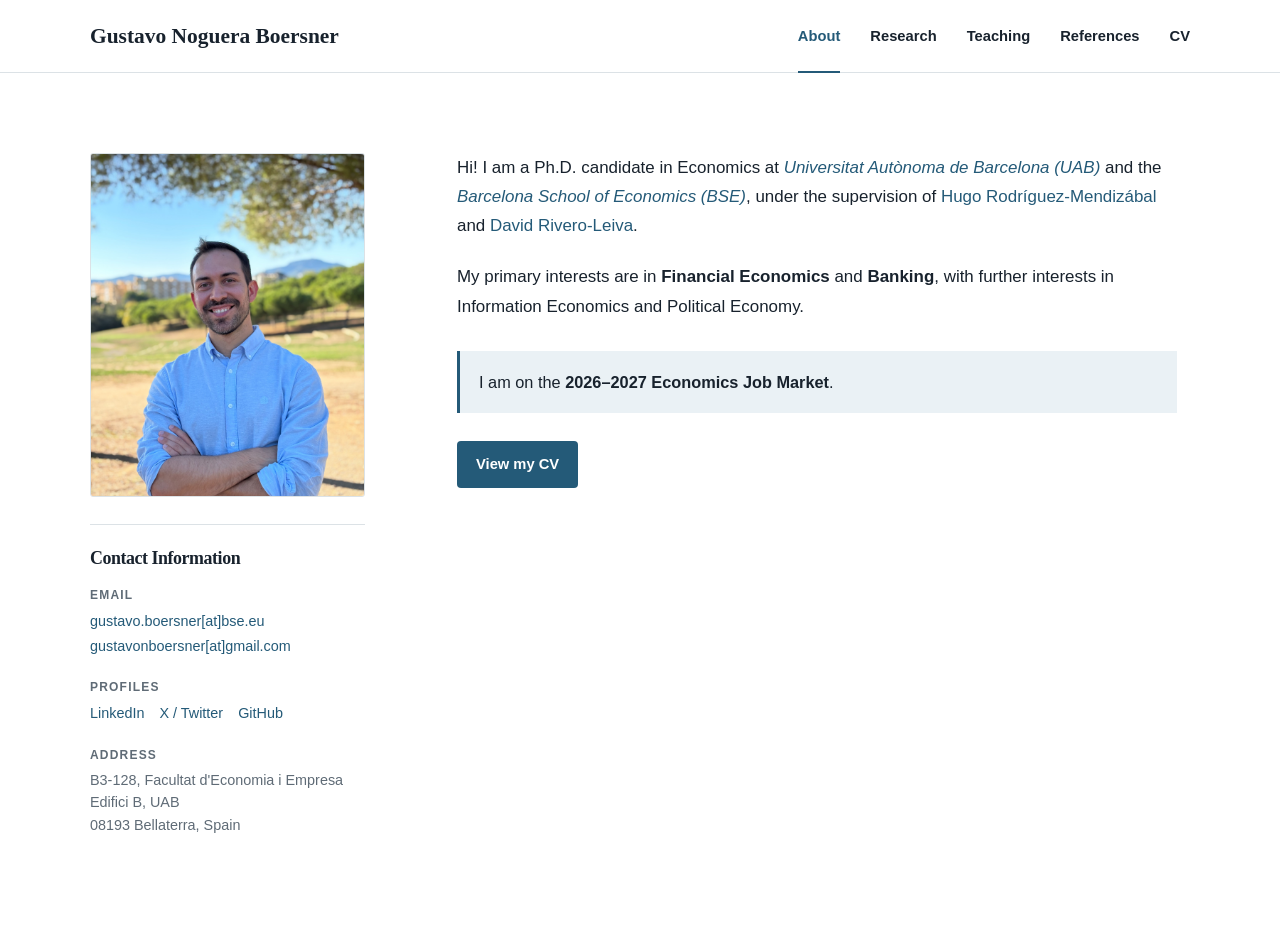
<file: index.html>
<!DOCTYPE html>
<html lang="en">
<head>
    <meta charset="UTF-8">
    <meta name="viewport" content="width=device-width, initial-scale=1.0">
    <meta name="description" content="Gustavo Noguera Boersner — Ph.D. Candidate in Economics at Universitat Autònoma de Barcelona and Barcelona School of Economics.">
    <title>Gustavo Noguera Boersner | Economics</title>
    <link rel="stylesheet" href="styles.css">
</head>
<body>

<header class="site-header">
    <div class="container header-inner">
        <a class="brand" href="index.html">Gustavo Noguera Boersner</a>
        <nav class="main-nav" aria-label="Main navigation">
            <a href="index.html" class="active">About</a>
            <a href="research.html">Research</a>
            <a href="teaching.html">Teaching</a>
            <a href="references.html">References</a>
            <a href="cv.html">CV</a>
        </nav>
    </div>
</header>

<main>
    <section class="page-section">
        <div class="container about-grid">

            <aside class="profile-column">
                <img
                    class="profile-photo"
                    src="GustavoJM.jpeg"
                    alt="Portrait of Gustavo Noguera Boersner"
                >

                <div class="contact">
                    <h2 class="contact-title">Contact Information</h2>

                    <div class="contact-block">
                        <h3>Email</h3>
                        <a href="mailto:gustavo.boersner@bse.eu">
                            gustavo.boersner[at]bse.eu
                        </a>
                        <a href="mailto:gustavonboersner@gmail.com">
                            gustavonboersner[at]gmail.com
                        </a>
                    </div>

                    <div class="contact-block">
                        <h3>Profiles</h3>
                        <div class="profile-links">
                            <a href="https://www.linkedin.com/in/gustavo-noguera-boersner-b64430109" target="_blank" rel="noopener noreferrer">LinkedIn</a>
                            <a href="https://x.com/nogboersner" target="_blank" rel="noopener noreferrer">X / Twitter</a>
                            <a href="https://github.com/gusnog" target="_blank" rel="noopener noreferrer">GitHub</a>
                        </div>
                    </div>

                    <div class="contact-block">
                        <h3>Address</h3>
                        <p class="contact-address">
                            B3-128, Facultat d'Economia i Empresa<br>
                            Edifici B, UAB<br>
                            08193 Bellaterra, Spain
                        </p>
                    </div>
                </div>
            </aside>

            <div class="about-copy">
                <p>
                    Hi! I am a Ph.D. candidate in Economics at
                    <a href="https://www.uabidea.eu/people/phd-students" target="_blank" rel="noopener noreferrer"><em>Universitat Autònoma de Barcelona (UAB)</em></a>
                    and the
                    <a href="https://bse.eu/people" target="_blank" rel="noopener noreferrer"><em>Barcelona School of Economics (BSE)</em></a>,
                    under the supervision of
                    <a href="https://sites.google.com/barcelonagse.eu/hugorodriguezmendizabal/home" target="_blank" rel="noopener noreferrer">Hugo Rodríguez-Mendizábal</a>
                    and
                    <a href="https://sites.google.com/site/davidriveroleiva/home" target="_blank" rel="noopener noreferrer">David Rivero-Leiva</a>.
                </p>

                <p>
                    My primary interests are in <strong>Financial Economics</strong> and
                    <strong>Banking</strong>, with further interests in Information Economics
                    and Political Economy.
                </p>

                <div class="job-market-note">
                    I am on the <strong>2026–2027 Economics Job Market</strong>.
                </div>

                <div class="about-actions">
                    <a class="button button-primary" href="cv.html">
                        View my CV
                    </a>
                </div>
            </div>

        </div>
    </section>
</main>


</body>
</html>
</file>
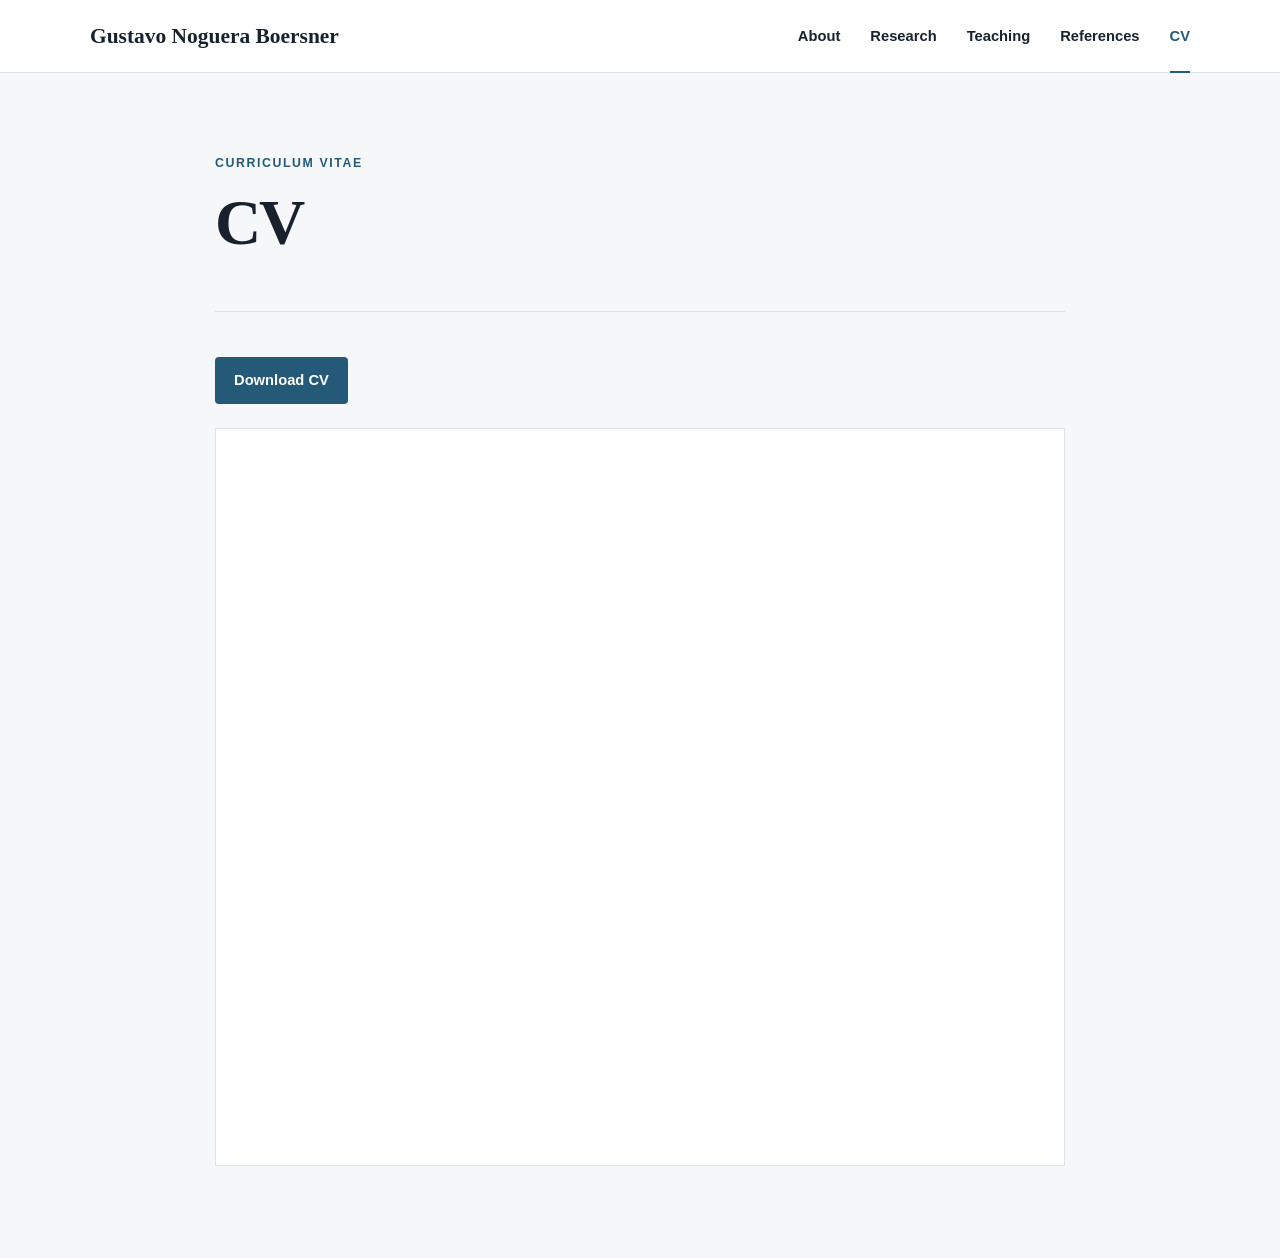
<file: cv.html>
<!DOCTYPE html>
<html lang="en">
<head>
    <meta charset="UTF-8">
    <meta name="viewport" content="width=device-width, initial-scale=1.0">
    <meta name="description" content="Curriculum Vitae of Gustavo Noguera Boersner.">
    <title>CV | Gustavo Noguera Boersner</title>
    <link rel="stylesheet" href="styles.css">
</head>
<body>

<header class="site-header">
    <div class="container header-inner">
        <a class="brand" href="index.html">Gustavo Noguera Boersner</a>
        <nav class="main-nav" aria-label="Main navigation">
            <a href="index.html">About</a>
            <a href="research.html">Research</a>
            <a href="teaching.html">Teaching</a>
            <a href="references.html">References</a>
            <a href="cv.html" class="active">CV</a>
        </nav>
    </div>
</header>

<main>
    <section class="page-section page-section-muted">
        <div class="container content-column">
            <div class="page-heading">
                <p class="eyebrow">Curriculum Vitae</p>
                <h1>CV</h1>
            </div>

            <div class="cv-actions">
                <a
                    class="button button-primary"
                    href="CV_Gustavo_Noguera.pdf"
                    download
                >
                    Download CV
                </a>
            </div>

            <div class="pdf-viewer">
                <iframe
                    src="CV_Gustavo_Noguera.pdf#view=FitH"
                    title="Curriculum Vitae — Gustavo Noguera Boersner"
                ></iframe>
            </div>
        </div>
    </section>
</main>


</body>
</html>
</file>
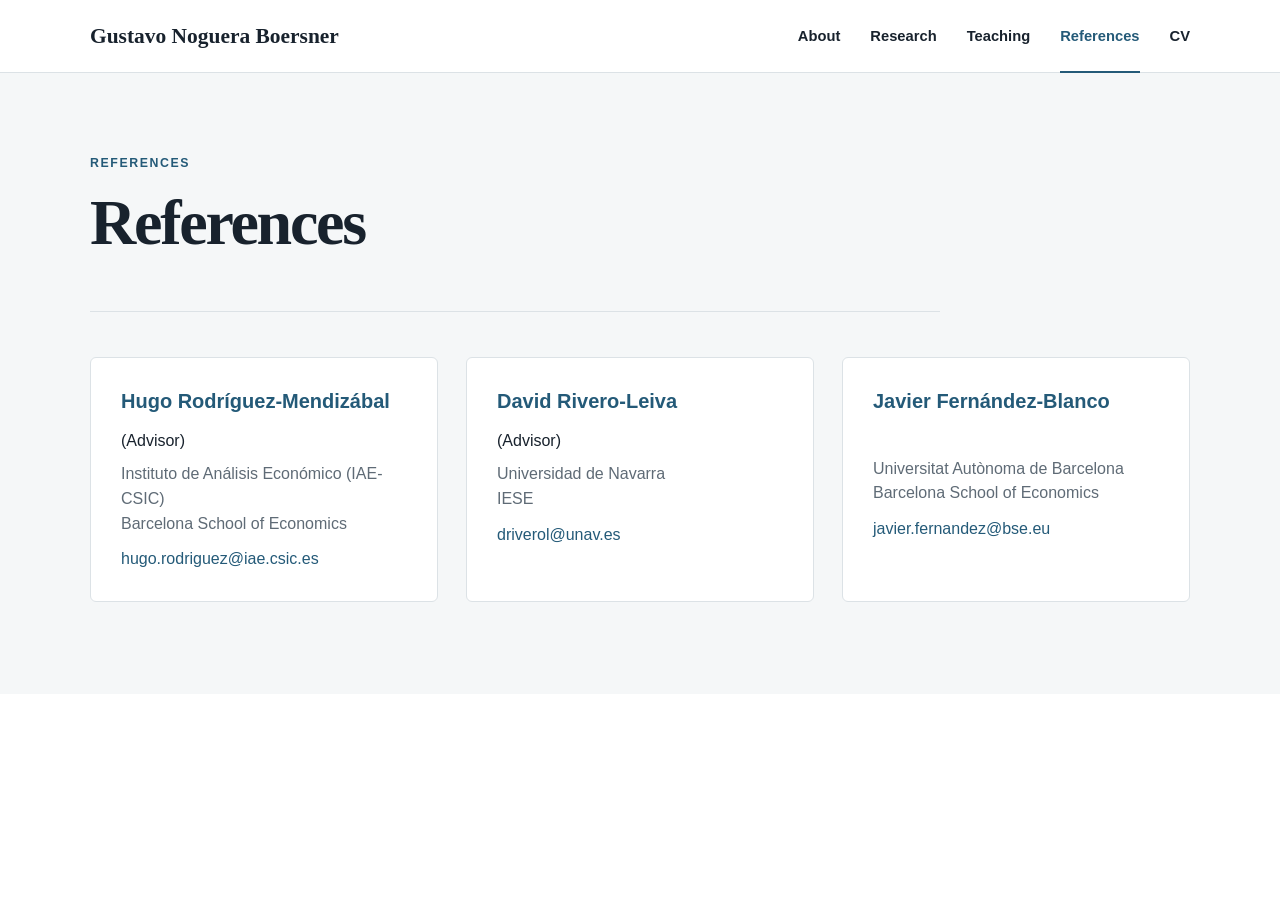
<file: references.html>
<!DOCTYPE html>
<html lang="en">
<head>
    <meta charset="UTF-8">
    <meta name="viewport" content="width=device-width, initial-scale=1.0">
    <meta name="description" content="References for Gustavo Noguera Boersner.">
    <title>References | Gustavo Noguera Boersner</title>
    <link rel="stylesheet" href="styles.css?v=20261106-1">
</head>
<body>

<header class="site-header">
    <div class="container header-inner">
        <a class="brand" href="index.html">Gustavo Noguera Boersner</a>
        <nav class="main-nav" aria-label="Main navigation">
            <a href="index.html">About</a>
            <a href="research.html">Research</a>
            <a href="teaching.html">Teaching</a>
            <a href="references.html" class="active">References</a>
            <a href="cv.html">CV</a>
        </nav>
    </div>
</header>

<main>
    <section class="page-section page-section-muted">
        <div class="container">
            <div class="page-heading references-heading">
                <p class="eyebrow">References</p>
                <h1>References</h1>
            </div>

            <div class="references-grid">
                <article class="reference-card">
                    <h3>Hugo Rodríguez-Mendizábal</h3>
                    <p class="reference-role">(Advisor)</p>
                    <p class="reference-affiliation">
                        Instituto de Análisis Económico (IAE-CSIC)<br>
                        Barcelona School of Economics
                    </p>
                    <a href="mailto:hugo.rodriguez@iae.csic.es">hugo.rodriguez@iae.csic.es</a>
                </article>

                <article class="reference-card">
                    <h3>David Rivero-Leiva</h3>
                    <p class="reference-role">(Advisor)</p>
                    <p class="reference-affiliation">
                        Universidad de Navarra<br>
                        IESE
                    </p>
                    <a href="mailto:driverol@unav.es">driverol@unav.es</a>
                </article>

                <article class="reference-card">
                    <h3>Javier Fernández-Blanco</h3>
                    <p class="reference-affiliation reference-affiliation-no-role">
                        Universitat Autònoma de Barcelona<br>
                        Barcelona School of Economics
                    </p>
                    <a href="mailto:javier.fernandez@bse.eu">javier.fernandez@bse.eu</a>
                </article>
            </div>
        </div>
    </section>
</main>

</body>
</html>
</file>
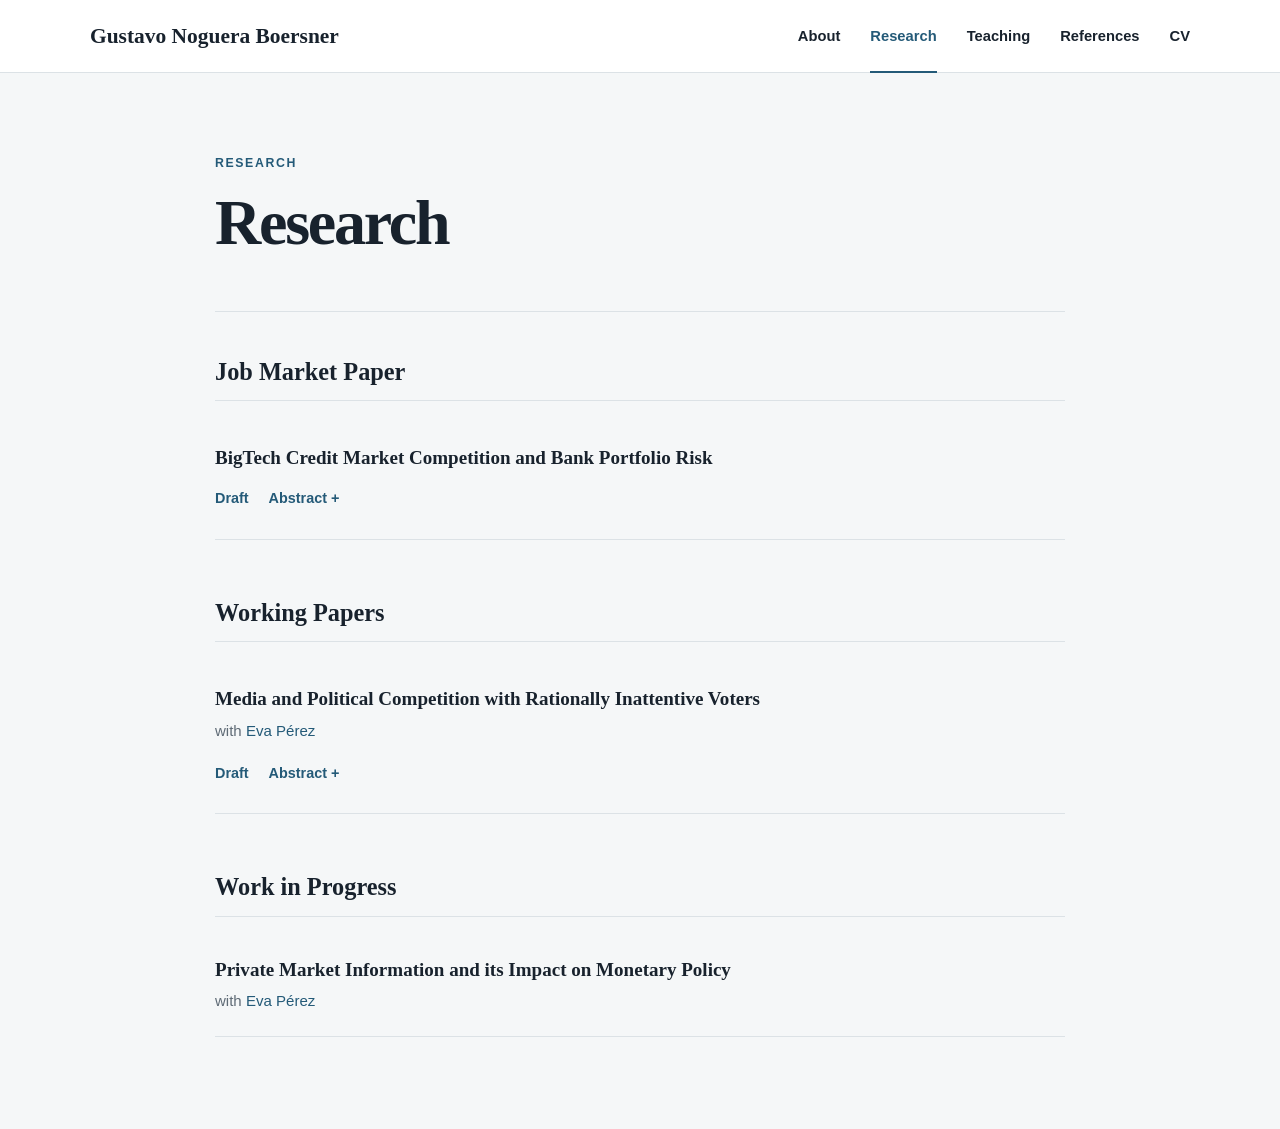
<file: research.html>
<!DOCTYPE html>
<html lang="en">
<head>
    <meta charset="UTF-8">
    <meta name="viewport" content="width=device-width, initial-scale=1.0">
    <meta name="description" content="Research by Gustavo Noguera Boersner.">
    <title>Research | Gustavo Noguera Boersner</title>
    <link rel="stylesheet" href="styles.css?v=20261106-1">
</head>
<body>

<header class="site-header">
    <div class="container header-inner">
        <a class="brand" href="index.html">Gustavo Noguera Boersner</a>
        <nav class="main-nav" aria-label="Main navigation">
            <a href="index.html">About</a>
            <a href="research.html" class="active">Research</a>
            <a href="teaching.html">Teaching</a>
            <a href="references.html">References</a>
            <a href="cv.html">CV</a>
        </nav>
    </div>
</header>

<main>
    <section class="page-section page-section-muted">
        <div class="container content-column">
            <div class="page-heading">
                <p class="eyebrow">Research</p>
                <h1>Research</h1>
            </div>

            <div class="research-group">
                <h3>Job Market Paper</h3>

                <article class="paper">
                    <h4>BigTech Credit Market Competition and Bank Portfolio Risk</h4>

                    <div class="paper-links paper-links-inline">
                        <a
                            class="paper-link"
                            href="papers/bigtech_credit_market_competition.pdf?v=20261111"
                            target="_blank"
                            rel="noopener noreferrer"
                        >Draft</a>

                        <details class="abstract abstract-inline">
                            <summary>Abstract</summary>
                            <div class="abstract-body">
                                <p>
                                    How does bank lending reacts when BigTech platforms use their proprietary information to compete for their borrowers? To explore this, I develop a model of the credit market where I show that platform entry, by attracting comparatively more safe borrowers, can increase the bank’s portfolio risk. Improvements in platform information strengthen this adverse selection problem, while funding costs shape the extent of competition. Despite deteriorating bank portfolio quality, platform entry can expand productive lending and improve aggregate efficiency. These findings highlight how information-driven competition can have contrasting effects on incumbent banks and aggregate credit allocation.
                                </p>
                            </div>
                        </details>
                    </div>
                </article>
            </div>

            <div class="research-group">
                <h3>Working Papers</h3>

                <article class="paper">
                    <h4>Media and Political Competition with Rationally Inattentive Voters</h4>

                    <p class="coauthor">
                        with <a href="https://evaperezmartel.github.io/" target="_blank" rel="noopener noreferrer">Eva Pérez</a>
                    </p>

                    <div class="paper-links paper-links-inline">
                        <a
                            class="paper-link"
                            href="papers/media_political_competition.pdf?v=20261110"
                            target="_blank"
                            rel="noopener noreferrer"
                        >Draft</a>

                        <details class="abstract abstract-inline">
                            <summary>Abstract</summary>
                            <div class="abstract-body">
                                <p>
                                    We study how the rise of Social Media affects professional news quality,
                                    media profits, voter attention, and political belief polarization.
                                    Traditional Media produces information about a common policy-relevant state,
                                    while Social Media intermediates this content and combines it with personalized
                                    information. Voters are rationally inattentive and choose how much additional
                                    costly information to acquire. We show that greater Social Media penetration
                                    can weaken incentives to invest in professional reporting when the returns from
                                    intermediated audiences are sufficiently low. In our baseline calibration, this
                                    reduces both reporting quality and Traditional Media's profits. Revenue sharing
                                    introduces a strategic trade-off: it encourages professional reporting but
                                    weakens Social Media's incentives to transmit that information faithfully.
                                    These decisions shape voter attention and the dispersion of political beliefs
                                    through personalized information and differences in the quality of common
                                    information. Our numerical results illustrate how their interaction can
                                    generate non-monotonic effects on reporting quality and belief polarization.
                                </p>
                            </div>
                        </details>
                    </div>
                </article>
            </div>

            <div class="research-group">
                <h3>Work in Progress</h3>

                <article class="paper compact">
                    <h4>Private Market Information and its Impact on Monetary Policy</h4>
                    <p class="coauthor">
                        with <a href="https://evaperezmartel.github.io/" target="_blank" rel="noopener noreferrer">Eva Pérez</a>
                    </p>
                </article>
            </div>
        </div>
    </section>
</main>

</body>
</html>
</file>
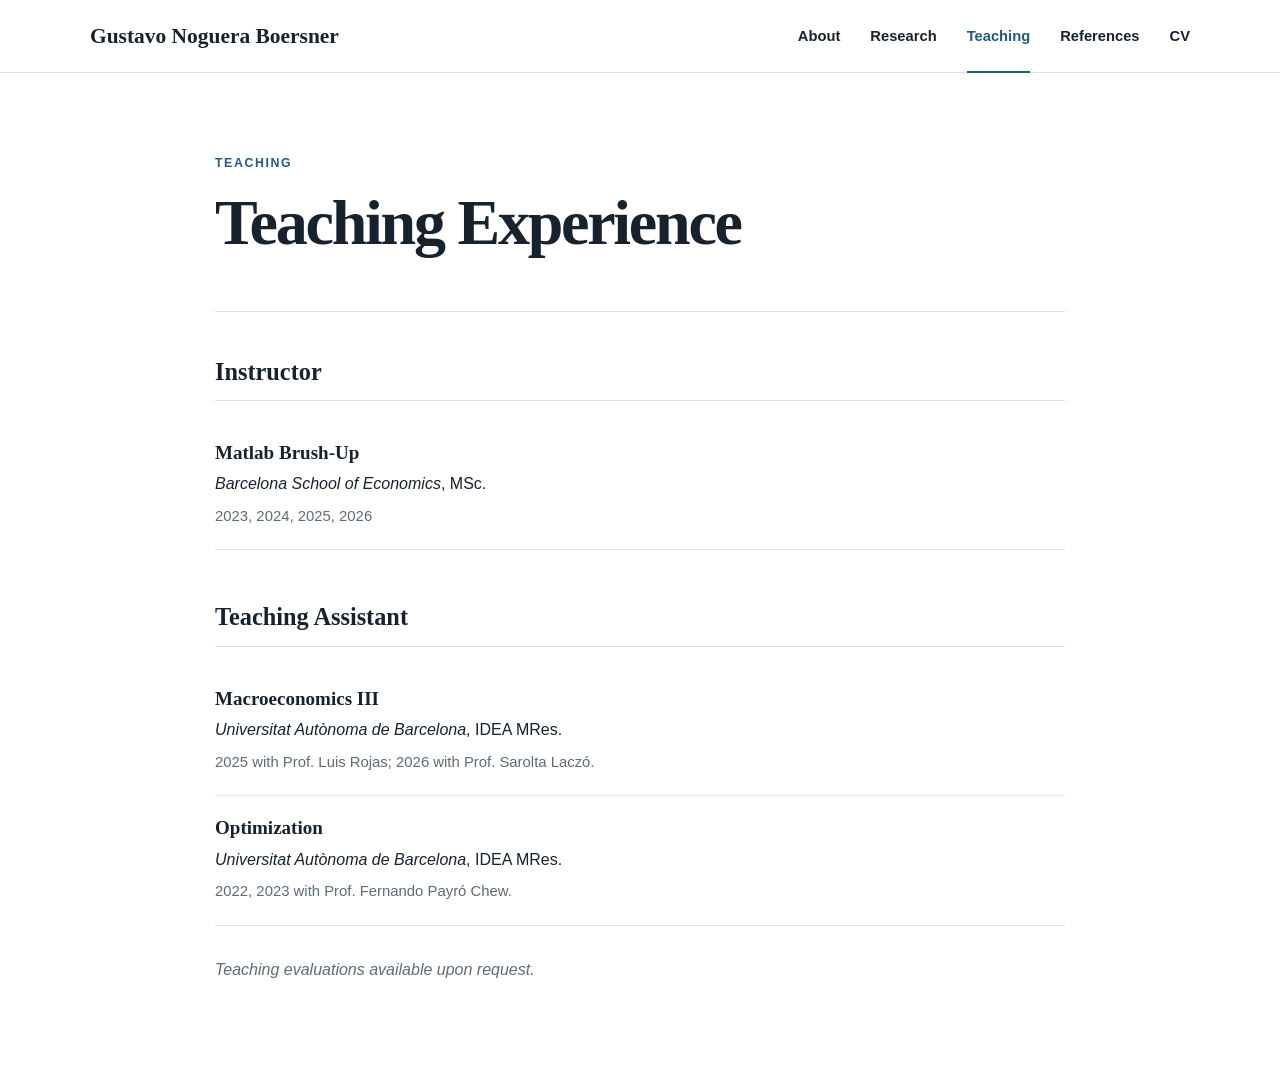
<file: teaching.html>
<!DOCTYPE html>
<html lang="en">
<head>
    <meta charset="UTF-8">
    <meta name="viewport" content="width=device-width, initial-scale=1.0">
    <meta name="description" content="Teaching experience of Gustavo Noguera Boersner.">
    <title>Teaching | Gustavo Noguera Boersner</title>
    <link rel="stylesheet" href="styles.css">
</head>
<body>

<header class="site-header">
    <div class="container header-inner">
        <a class="brand" href="index.html">Gustavo Noguera Boersner</a>
        <nav class="main-nav" aria-label="Main navigation">
            <a href="index.html">About</a>
            <a href="research.html">Research</a>
            <a href="teaching.html" class="active">Teaching</a>
            <a href="references.html">References</a>
            <a href="cv.html">CV</a>
        </nav>
    </div>
</header>

<main>
    <section class="page-section">
        <div class="container content-column">
            <div class="page-heading">
                <p class="eyebrow">Teaching</p>
                <h1>Teaching Experience</h1>
            </div>

            <div class="teaching-group">
                <h3>Instructor</h3>

                <article class="teaching-item">
                    <h4>Matlab Brush-Up</h4>
                    <p><em>Barcelona School of Economics</em>, MSc.</p>
                    <p class="teaching-meta">2023, 2024, 2025, 2026</p>
                </article>
            </div>

            <div class="teaching-group">
                <h3>Teaching Assistant</h3>

                <article class="teaching-item">
                    <h4>Macroeconomics III</h4>
                    <p><em>Universitat Autònoma de Barcelona</em>, IDEA MRes.</p>
                    <p class="teaching-meta">
                        2025 with Prof. Luis Rojas; 2026 with Prof. Sarolta Laczó.
                    </p>
                </article>

                <article class="teaching-item">
                    <h4>Optimization</h4>
                    <p><em>Universitat Autònoma de Barcelona</em>, IDEA MRes.</p>
                    <p class="teaching-meta">
                        2022, 2023 with Prof. Fernando Payró Chew.
                    </p>
                </article>
            </div>

            <p class="teaching-note">
                Teaching evaluations available upon request.
            </p>
        </div>
    </section>
</main>


</body>
</html>
</file>
<file: styles.css>
/* =========================================================
   Gustavo Noguera Boersner — Academic Website
   Multi-page version. No external CSS, fonts, scripts, or frameworks.
   ========================================================= */

:root {
    --background: #ffffff;
    --background-muted: #f5f7f8;
    --text: #18222d;
    --text-muted: #5f6b76;
    --accent: #245a78;
    --accent-dark: #173f57;
    --accent-light: #eaf1f5;
    --border: #dce2e6;
    --serif: Georgia, "Times New Roman", Times, serif;
    --sans: -apple-system, BlinkMacSystemFont, "Segoe UI", Roboto,
            Helvetica, Arial, sans-serif;
    --container: 1100px;
    --content: 850px;
    --header-height: 72px;
}

* {
    box-sizing: border-box;
}

html {
    scroll-behavior: smooth;
}

body {
    margin: 0;
    min-height: 100vh;
    display: flex;
    flex-direction: column;
    background: var(--background);
    color: var(--text);
    font-family: var(--sans);
    font-size: 16px;
    line-height: 1.72;
    -webkit-font-smoothing: antialiased;
}

main {
    flex: 1;
}

img {
    display: block;
    max-width: 100%;
}

a {
    color: var(--accent);
    text-decoration: none;
    text-underline-offset: 3px;
}

a:hover {
    text-decoration: underline;
}

p {
    margin-top: 0;
}

.container {
    width: min(calc(100% - 44px), var(--container));
    margin: 0 auto;
}

.content-column {
    max-width: var(--content);
}

.page-section {
    padding: 80px 0 92px;
}

.page-section-muted {
    background: var(--background-muted);
}

/* Header */

.site-header {
    position: sticky;
    top: 0;
    z-index: 100;
    min-height: var(--header-height);
    background: rgba(255, 255, 255, 0.97);
    border-bottom: 1px solid var(--border);
}

.header-inner {
    min-height: var(--header-height);
    display: flex;
    align-items: center;
    justify-content: space-between;
    gap: 30px;
}

.brand {
    color: var(--text);
    font-family: var(--serif);
    font-size: 1.34rem;
    font-weight: 700;
    white-space: nowrap;
}

.brand:hover {
    color: var(--accent);
    text-decoration: none;
}

.main-nav {
    display: flex;
    align-items: center;
    gap: 30px;
}

.main-nav a {
    position: relative;
    padding: 24px 0 22px;
    color: var(--text);
    font-size: 0.92rem;
    font-weight: 600;
}

.main-nav a:hover {
    color: var(--accent);
    text-decoration: none;
}

.main-nav a.active {
    color: var(--accent);
}

.main-nav a.active::after {
    content: "";
    position: absolute;
    left: 0;
    right: 0;
    bottom: -1px;
    height: 2px;
    background: var(--accent);
}

/* Typography */

h1,
h2,
h3,
h4 {
    margin-top: 0;
    color: var(--text);
    font-family: var(--serif);
    line-height: 1.24;
}

h1 {
    margin-bottom: 28px;
    font-size: clamp(2.5rem, 5vw, 4.2rem);
    font-weight: 700;
    letter-spacing: -0.035em;
}

h2 {
    margin-bottom: 0;
    font-size: clamp(2rem, 4vw, 3rem);
    letter-spacing: -0.025em;
}

h3 {
    margin-bottom: 20px;
    font-size: 1.52rem;
}

h4 {
    margin-bottom: 0;
    font-size: 1.19rem;
}

.eyebrow {
    margin-bottom: 9px;
    color: var(--accent);
    font-size: 0.77rem;
    font-weight: 700;
    letter-spacing: 0.13em;
    text-transform: uppercase;
}

.page-heading {
    margin-bottom: 45px;
    padding-bottom: 20px;
    border-bottom: 1px solid var(--border);
}

/* About */

.about-grid {
    display: grid;
    grid-template-columns: minmax(210px, 275px) minmax(0, 1fr);
    gap: clamp(48px, 8vw, 92px);
    align-items: start;
}

.profile-photo {
    width: 100%;
    aspect-ratio: 4 / 5;
    object-fit: cover;
    object-position: center 36%;
    border: 1px solid var(--border);
    border-radius: 3px;
}

.about-copy {
    max-width: 720px;
    padding-top: 0;
}

.about-copy > p:not(.eyebrow) {
    margin-bottom: 22px;
    font-size: 1.06rem;
}

.job-market-note {
    margin-top: 30px;
    padding: 17px 19px;
    background: var(--accent-light);
    border-left: 3px solid var(--accent);
    font-size: 1.02rem;
}

.about-actions {
    margin-top: 28px;
}

.button {
    display: inline-flex;
    align-items: center;
    justify-content: center;
    min-height: 46px;
    padding: 10px 18px;
    border: 1px solid transparent;
    border-radius: 4px;
    font-size: 0.92rem;
    font-weight: 700;
    transition: transform 120ms ease, background 120ms ease;
}

.button:hover {
    text-decoration: none;
}

.button-primary {
    background: var(--accent);
    color: #ffffff;
}

.button-primary:hover {
    background: var(--accent-dark);
    transform: translateY(-1px);
}

.button-disabled {
    background: #e6eaed;
    color: #7c8791;
    cursor: default;
}

.contact {
    margin-top: 27px;
    padding-top: 22px;
    border-top: 1px solid var(--border);
}

.contact-block + .contact-block {
    margin-top: 22px;
}

.contact-title {
    margin-bottom: 19px;
    font-size: 1.12rem;
}


.contact-block h3 {
    margin-bottom: 6px;
    color: var(--text-muted);
    font-family: var(--sans);
    font-size: 0.75rem;
    font-weight: 700;
    letter-spacing: 0.1em;
    text-transform: uppercase;
}

.contact-block > a {
    display: block;
    width: fit-content;
    max-width: 100%;
    overflow-wrap: anywhere;
    font-size: 0.9rem;
}

.profile-links {
    display: flex;
    flex-wrap: wrap;
    gap: 8px 15px;
    font-size: 0.9rem;
}

.contact-address {
    margin: 0;
    color: var(--text-muted);
    font-size: 0.9rem;
    line-height: 1.55;
}

/* Research */

.research-group + .research-group {
    margin-top: 58px;
}

.research-group > h3,
.teaching-group > h3 {
    padding-bottom: 13px;
    border-bottom: 1px solid var(--border);
}

.paper {
    padding: 25px 0 28px;
    border-bottom: 1px solid var(--border);
}

.paper.compact {
    padding: 21px 0 22px;
}

.paper-title-row {
    display: flex;
    align-items: flex-start;
    justify-content: space-between;
    gap: 22px;
}

.paper-title-row h4 {
    max-width: 650px;
}

.badge {
    flex: 0 0 auto;
    padding: 4px 9px;
    border: 1px solid #b8cdda;
    border-radius: 999px;
    background: var(--accent-light);
    color: var(--accent-dark);
    font-size: 0.73rem;
    font-weight: 700;
    white-space: nowrap;
}

.paper-status,
.coauthor {
    margin: 7px 0 0;
    color: var(--text-muted);
    font-size: 0.94rem;
}

.paper-links {
    display: flex;
    flex-wrap: wrap;
    align-items: flex-start;
    gap: 14px 20px;
    margin-top: 17px;
}

.paper-link,
.abstract summary {
    color: var(--accent);
    font-size: 0.9rem;
    font-weight: 700;
}

.paper-link.disabled {
    color: #9099a1;
}

.abstract {
    flex-basis: 100%;
}

.abstract summary {
    width: fit-content;
    cursor: pointer;
    list-style: none;
}

.abstract summary::-webkit-details-marker {
    display: none;
}

.abstract summary::after {
    content: "  +";
}

.abstract[open] summary::after {
    content: "  −";
}

.abstract-body {
    margin-top: 14px;
    padding: 18px 20px;
    background: #ffffff;
    border-left: 3px solid var(--accent);
}

.abstract-body p {
    margin: 0;
    color: #3f4b55;
}

/* Teaching */

.teaching-group + .teaching-group {
    margin-top: 52px;
}

.teaching-item {
    padding: 20px 0;
    border-bottom: 1px solid var(--border);
}

.teaching-item p {
    margin: 6px 0 0;
}

.teaching-meta {
    color: var(--text-muted);
    font-size: 0.93rem;
}

.teaching-note {
    margin: 30px 0 0;
    color: var(--text-muted);
    font-style: italic;
}

/* CV */

.cv-actions {
    margin-bottom: 24px;
}

.cv-preview-placeholder {
    min-height: 520px;
    display: grid;
    place-items: center;
    padding: 42px;
    background: #ffffff;
    border: 1px solid var(--border);
    text-align: center;
}

.cv-preview-placeholder h3 {
    margin-bottom: 10px;
}

.cv-preview-placeholder p {
    max-width: 520px;
    margin: 0 auto 8px;
    color: var(--text-muted);
}

.small-note {
    font-size: 0.88rem;
}

.pdf-viewer {
    height: min(82vh, 980px);
    min-height: 650px;
    overflow: hidden;
    background: #ffffff;
    border: 1px solid var(--border);
}

.pdf-viewer iframe {
    width: 100%;
    height: 100%;
    border: 0;
}

/* Responsive */

@media (max-width: 780px) {
    .site-header {
        position: static;
    }

    .header-inner {
        padding: 15px 0 13px;
        align-items: flex-start;
        flex-direction: column;
        gap: 10px;
    }

    .main-nav {
        width: 100%;
        gap: 20px;
        overflow-x: auto;
        padding-bottom: 2px;
    }

    .main-nav a {
        padding: 4px 0 8px;
    }

    .main-nav a.active::after {
        bottom: 0;
    }

    .page-section {
        padding: 58px 0 72px;
    }

    .about-grid {
        grid-template-columns: 1fr;
        gap: 44px;
    }


    .profile-column {
        width: min(100%, 355px);
    }

    .paper-title-row {
        flex-direction: column;
        gap: 11px;
    }

    .cv-preview-placeholder {
        min-height: 380px;
        padding: 28px;
    }

    .pdf-viewer {
        min-height: 520px;
    }

}

@media (max-width: 460px) {
    .container {
        width: min(calc(100% - 30px), var(--container));
    }

    .main-nav {
        gap: 16px;
    }

    .main-nav a {
        font-size: 0.88rem;
    }

    h1 {
        font-size: 2.45rem;
    }
}


/* Keep Draft and Abstract on one row while collapsed. */
.paper-links-inline {
    align-items: center;
}

.paper-links-inline .abstract-inline {
    flex-basis: auto;
}

/* Once opened, let the abstract expand across the full row. */
.paper-links-inline .abstract-inline[open] {
    flex-basis: 100%;
}


/* References */

.references-heading {
    max-width: var(--content);
}

.references-grid {
    display: grid;
    grid-template-columns: repeat(3, minmax(0, 1fr));
    gap: 28px;
}

.reference-card {
    min-height: 245px;
    padding: 30px 30px 28px;
    background: #ffffff;
    border: 1px solid var(--border);
    border-radius: 6px;
}

.reference-card h3 {
    margin-bottom: 12px;
    color: var(--accent);
    font-family: var(--sans);
    font-size: 1.25rem;
    line-height: 1.35;
}

.reference-role {
    margin-bottom: 8px;
    color: var(--text);
}

.reference-affiliation {
    margin-bottom: 9px;
    color: var(--text-muted);
    line-height: 1.55;
}

.reference-affiliation-no-role {
    margin-top: 42px;
}

.reference-card a {
    overflow-wrap: anywhere;
}

@media (max-width: 900px) {
    .references-grid {
        grid-template-columns: 1fr 1fr;
    }
}

@media (max-width: 620px) {
    .references-grid {
        grid-template-columns: 1fr;
    }

    .reference-card {
        min-height: 0;
    }

    .reference-affiliation-no-role {
        margin-top: 0;
    }
}
</file>
